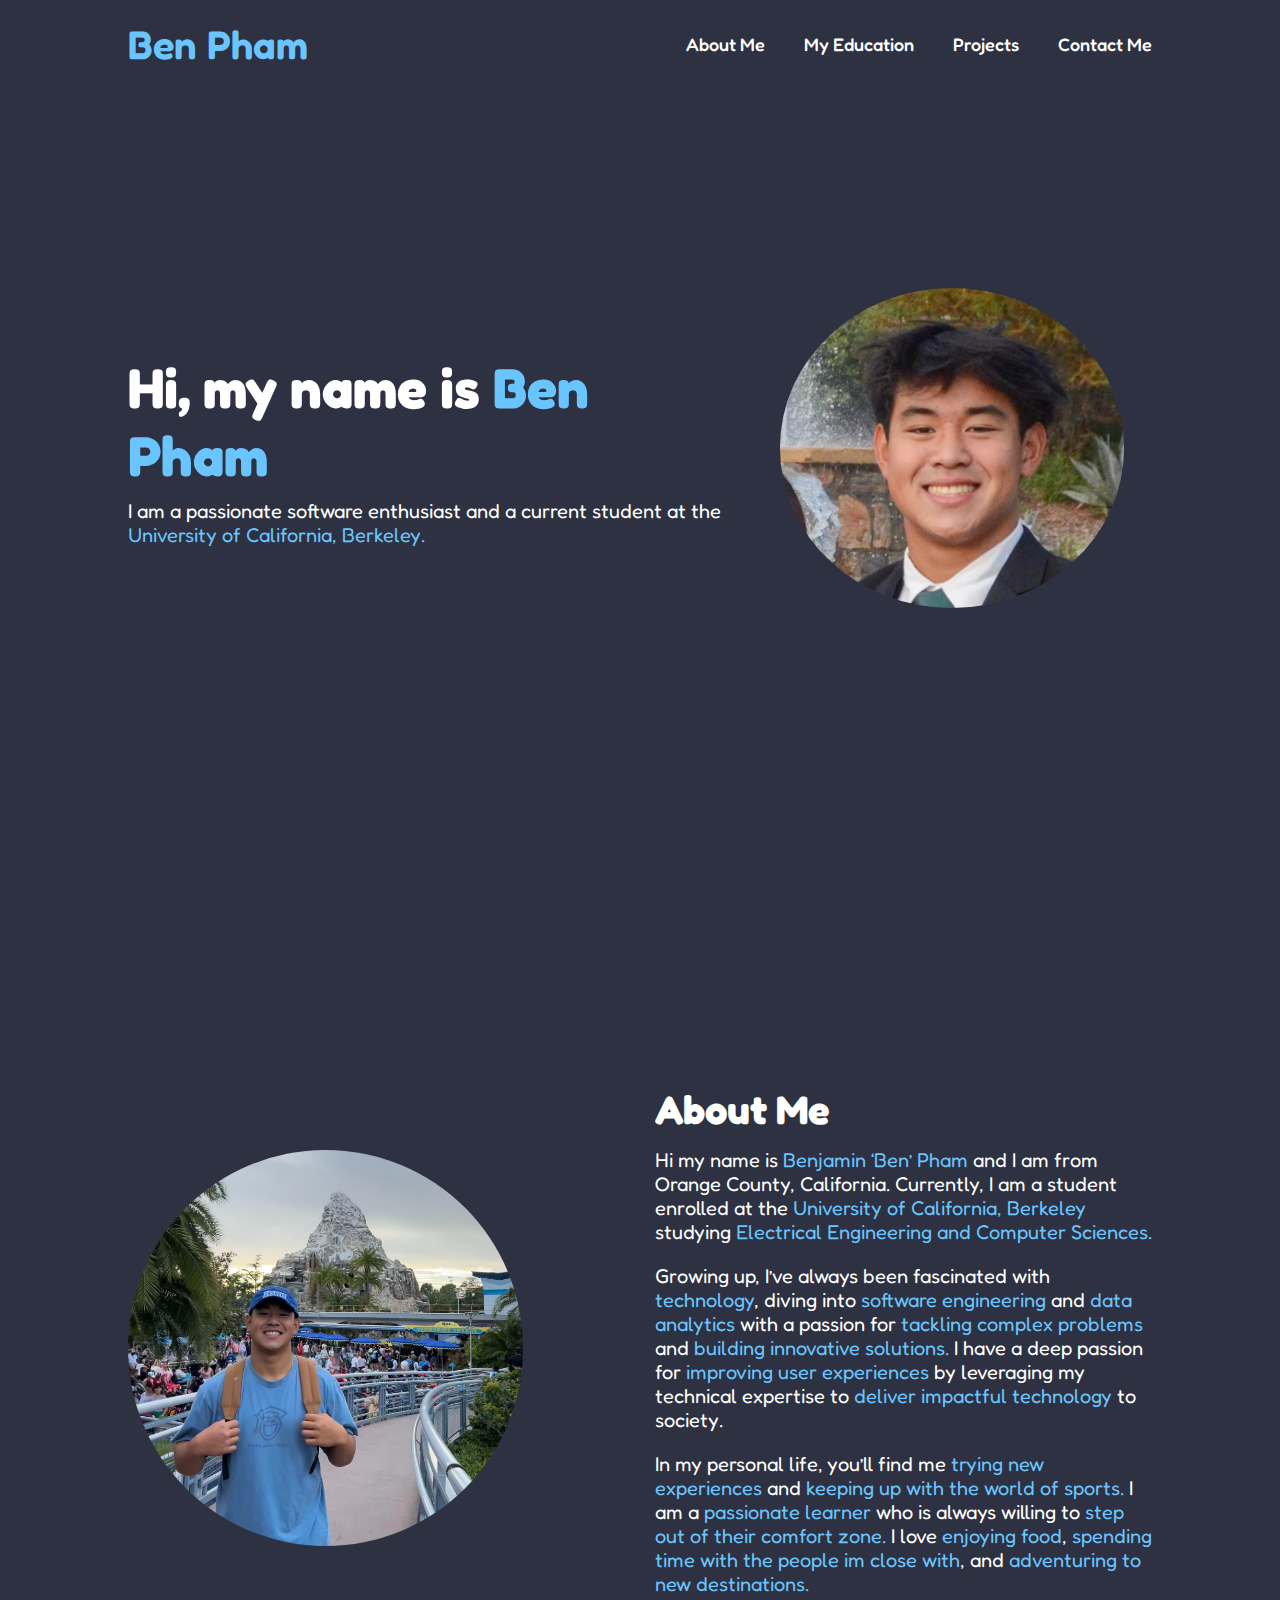
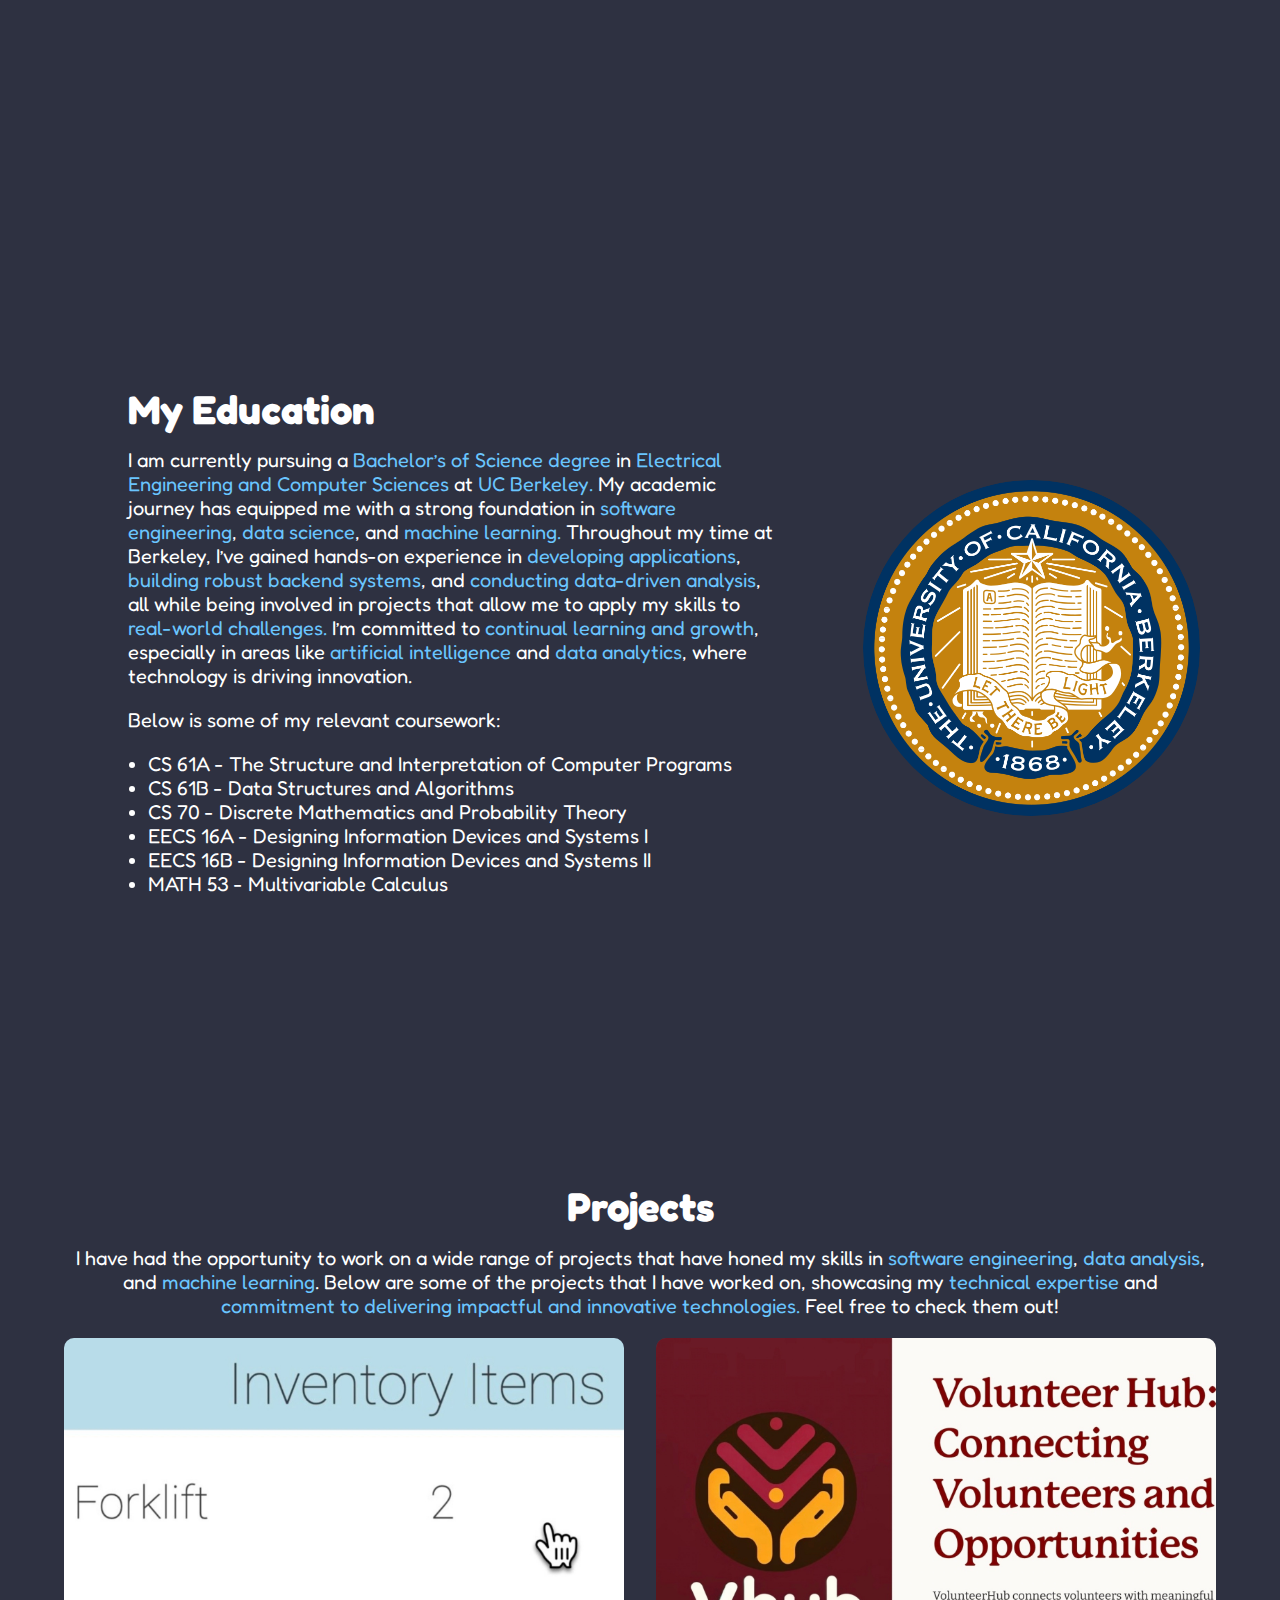
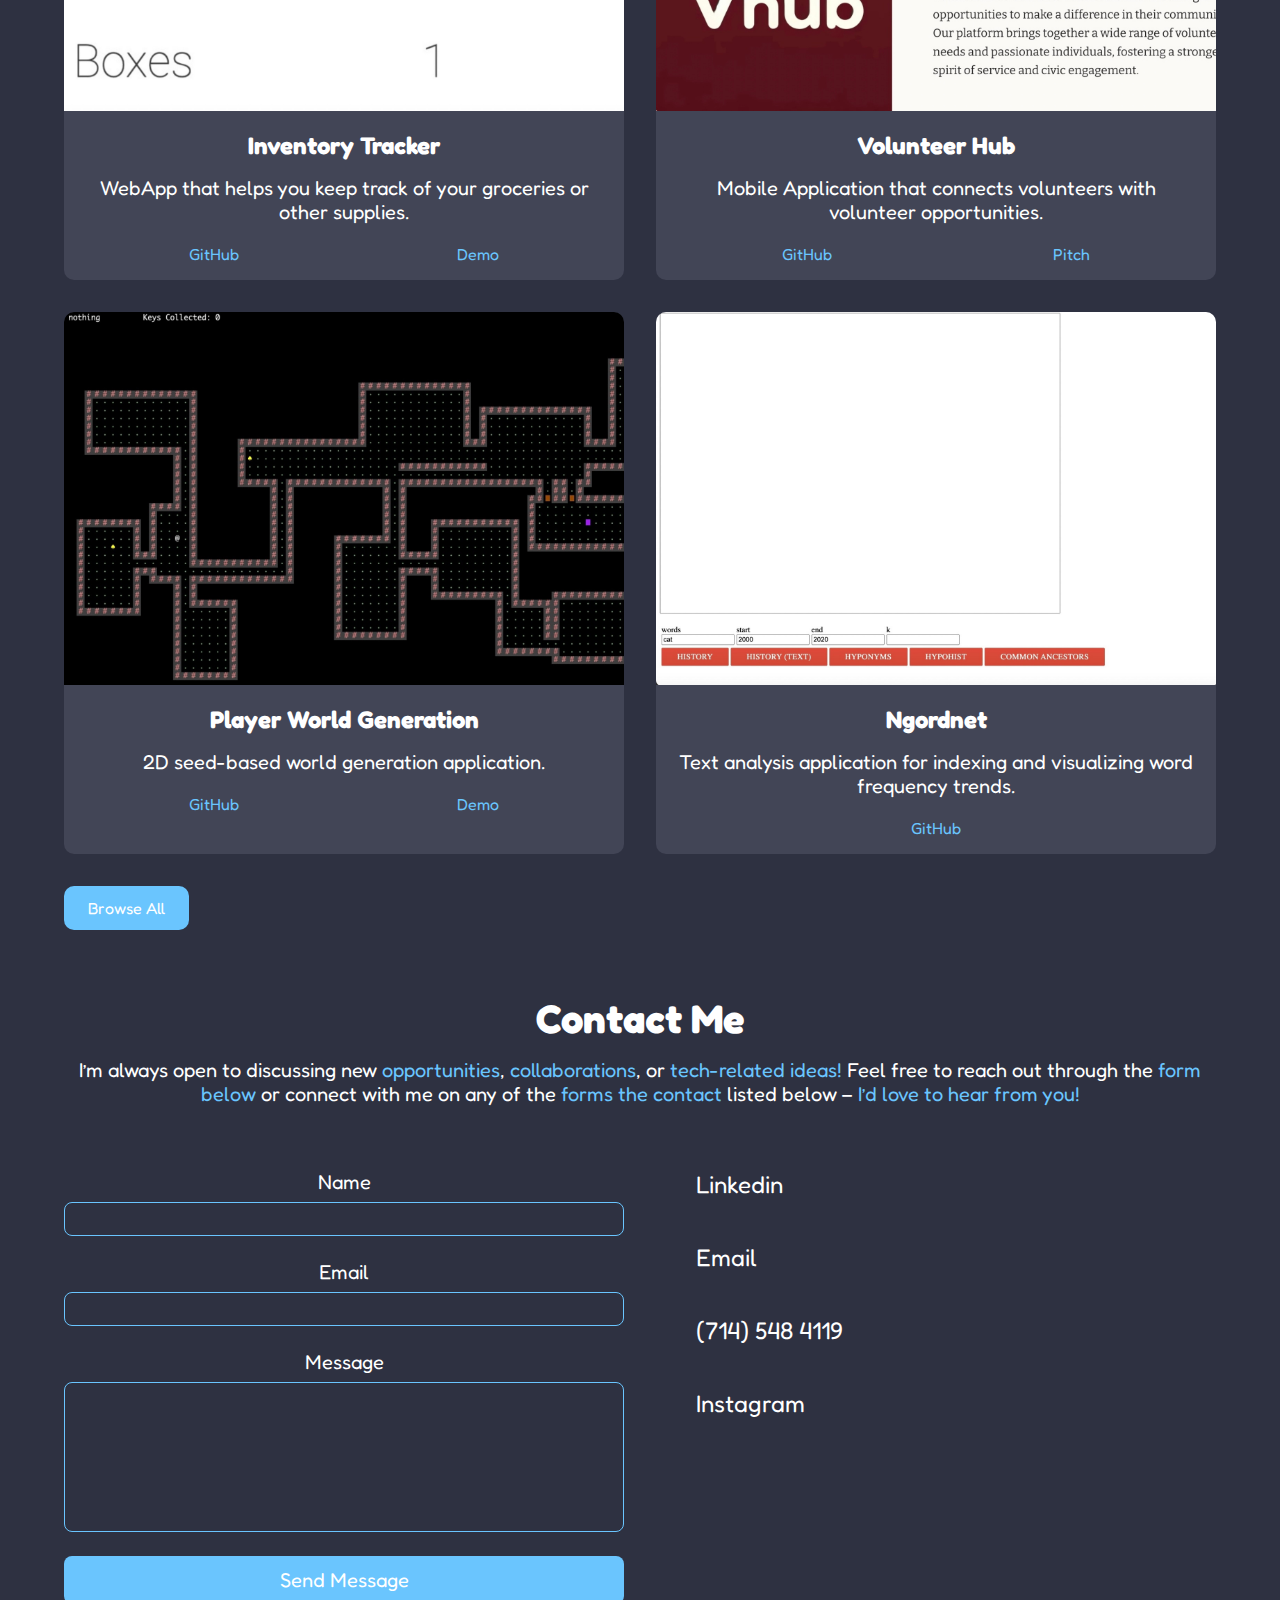
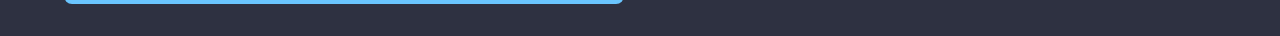
<file: all/index.html>
<!DOCTYPE html>
<html lang="en">
<head>
    <meta charset="UTF-8">
    <meta name="viewport" content="width=device-width, initial-scale=1.0">
    <link rel="stylesheet" href="style.css">
    <title>Ben Pham</title>
</head>
<body>
    <header class="header">
        <a href="#banner" class="logo">Ben Pham</a>
        <nav class="navbar">
            <a href="#aboutme">About Me</a>
            <a href="#education">My Education</a>
            <a href="#projects">Projects</a>
            <a href="#contact">Contact Me</a>
        </nav>
    </header>

    <section class="banner" id="banner">
        <div class="banner-content">
            <h1>Hi, my name is <span style="color: #6AC5FE;">Ben Pham</span></h1>
            <p>I am a passionate software enthusiast and a current student at the <span style="color: #6AC5FE;">University of California, Berkeley.</span></p>
        </div>
        <div class="image"><img src="images/IMG_5301_3.jpg" alt=""/></div>
    </section>

    <section class="about-me" id="aboutme">
        <div class="about-me-image">
            <img src="images/Square Image Cropped.png" alt=""/>
        </div>
        <div class="about-me-content">
            <h2>About Me</h2>
            <hr>
            <p>Hi my name is <span style="color: #6AC5FE;">Benjamin ‘Ben’ Pham</span> and I am from Orange County, California. Currently, I am a student enrolled at the <span style="color: #6AC5FE;">University of California, Berkeley</span> studying <span style="color: #6AC5FE;">Electrical Engineering and Computer Sciences.</span></p>
            <p>Growing up, I’ve always been fascinated with <span style="color: #6AC5FE;">technology</span>, diving into <span style="color: #6AC5FE;">software engineering</span> and <span style="color: #6AC5FE;">data analytics</span> with a passion for <span style="color: #6AC5FE;">tackling complex problems</span> and <span style="color: #6AC5FE;">building innovative solutions.</span> I have a deep passion for <span style="color: #6AC5FE;">improving user experiences</span> by leveraging my technical expertise to <span style="color: #6AC5FE;">deliver impactful technology</span> to society.</p>
            <p>In my personal life, you’ll find me <span style="color: #6AC5FE;">trying new experiences</span> and <span style="color: #6AC5FE;">keeping up with the world of sports.</span> I am a <span style="color: #6AC5FE;">passionate learner</span> who is always willing to <span style="color: #6AC5FE;">step out of their comfort zone.</span> I love <span style="color: #6AC5FE;">enjoying food</span>, <span style="color: #6AC5FE;">spending time with the people im close with</span>, and <span style="color: #6AC5FE;">adventuring to new destinations.</span></p>
        </div>
    </section>

    <section class="my-education" id="education">
        <div class="my-education-content">
            <h2>My Education</h2>
            <hr>
            <p>I am currently pursuing a <span style="color: #6AC5FE;">Bachelor’s of Science degree</span> in <span style="color: #6AC5FE;">Electrical Engineering and Computer Sciences</span> at <span style="color: #6AC5FE;">UC Berkeley.</span> My academic journey has equipped me with a strong foundation in <span style="color: #6AC5FE;">software engineering</span>, <span style="color: #6AC5FE;">data science</span>, and <span style="color: #6AC5FE;">machine learning.</span> Throughout my time at Berkeley, I’ve gained hands-on experience in <span style="color: #6AC5FE;">developing applications</span>, <span style="color: #6AC5FE;">building robust backend systems</span>, and <span style="color: #6AC5FE;">conducting data-driven analysis</span>, all while being involved in projects that allow me to apply my skills to <span style="color: #6AC5FE;">real-world challenges.</span> I’m committed to <span style="color: #6AC5FE;">continual learning and growth</span>, especially in areas like <span style="color: #6AC5FE;">artificial intelligence</span> and <span style="color: #6AC5FE;">data analytics</span>, where technology is driving innovation.</p>
            <p>Below is some of my relevant coursework:</p>
            <ul>
                <li>CS 61A - The Structure and Interpretation of Computer Programs</li>
                <li>CS 61B - Data Structures and Algorithms</li>
                <li>CS 70 - Discrete Mathematics and Probability Theory</li>
                <li>EECS 16A - Designing Information Devices and Systems I</li>
                <li>EECS 16B - Designing Information Devices and Systems II</li>
                <li>MATH 53 - Multivariable Calculus</li>
            </ul>
        </div>
        <div class="my-education-image">
            <img src="images/UC Berkeley Seal.png" alt=""/>
        </div>
    </section>

    <section class="projects section" id="projects">
        <h2 class="section-title">Projects</h2>
        <p>I have had the opportunity to work on a wide range of projects that have honed my skills in <span style="color: #6AC5FE;">software engineering</span>, <span style="color: #6AC5FE;">data analysis</span>, and <span style="color: #6AC5FE;">machine learning</span>. Below are some of the projects that I have worked on, showcasing my <span style="color: #6AC5FE;">technical expertise</span> and <span style="color: #6AC5FE;">commitment to delivering impactful and innovative technologies.</span> Feel free to check them out!</p>
    
        <div class="project-grid">
            <article class="project-card">
                <div class="project-image">
                    <img src="images/newIV.jpg" alt="Project 1">
                </div>
                <div class="project-details">
                    <h3 class="project-name">Inventory Tracker</h3>
                    <p>WebApp that helps you keep track of your groceries or other supplies.</p>
                    <div class="project-links">
                        <a href="https://github.com/" target="_blank">GitHub</a>
                        <a href="#" target="_blank">Demo</a>
                    </div>
                </div>
            </article>
    
            <article class="project-card">
                <div class="project-image">
                    <img src="images/newVHUB.jpg" alt="Project 2">
                </div>
                <div class="project-details">
                    <h3 class="project-name">Volunteer Hub</h3>
                    <p>Mobile Application that connects volunteers with volunteer opportunities.</p>
                    <div class="project-links">
                        <a href="https://github.com/" target="_blank">GitHub</a>
                        <a href="#" target="_blank">Pitch</a>
                    </div>
                </div>
            </article>
    
            <article class="project-card">
                <div class="project-image">
                    <img src="images/newBOW.jpg" alt="Project 3">
                </div>
                <div class="project-details">
                    <h3 class="project-name">Player World Generation</h3>
                    <p>2D seed-based world generation application.</p>
                    <div class="project-links">
                        <a href="https://github.com/" target="_blank">GitHub</a>
                        <a href="#" target="_blank">Demo</a>
                    </div>
                </div>
            </article>
    
            <article class="project-card">
                <div class="project-image">
                    <img src="images/newNgord.jpg" alt="Project 4">
                </div>
                <div class="project-details">
                    <h3 class="project-name">Ngordnet</h3>
                    <p>Text analysis application for indexing and visualizing word frequency trends.</p>
                    <div class="project-links">
                        <a href="https://github.com/" target="_blank">GitHub</a>
                    </div>
                </div>
            </article>
        </div>
        <a href="allproj.html" class="browse-all-button">Browse All</a>
    </section>

    <section class="contact-section" id="contact">
        <h2>Contact Me</h2>
        <p>I’m always open to discussing new <span style="color: #6AC5FE;">opportunities</span>, <span style="color: #6AC5FE;">collaborations</span>, or <span style="color: #6AC5FE;">tech-related ideas!</span> Feel free to reach out through the <span style="color: #6AC5FE;">form below</span> or connect with me on any of the <span style="color: #6AC5FE;">forms the contact</span> listed below – <span style="color: #6AC5FE;">I’d love to hear from you!</span></p>
        <hr>
        
        <div class="contact-form-container">
            <form id="contactForm" class="contact-form">
                <label for="name">Name</label>
                <input type="text" id="name" name="name" required>
                
                <label for="email">Email</label>
                <input type="email" id="email" name="email" required>
                
                <label for="message">Message</label>
                <textarea id="message" name="message" required></textarea>
                
                <button type="submit">Send Message</button>
            </form>
    
            <div class="contact-info">
                <div class="contact-method">
                    <a href="https://linkedin.com/in/benhoangpham/" target="_blank">Linkedin</a>
                </div>
                <div class="contact-method">
                    <a href="mailto:benpham0707@berkeley.edu">Email</a>
                </div>
                <div class="contact-method">
                    <span>(714) 548 4119</span>
                </div>
                <div class="contact-method">
                    <a href="https://instagram.com/beenpam/" target="_blank">Instagram</a>
                </div>
            </div>
        </div>
    </section>


    <script src="script.js"></script>
</body>
</html>
</file>
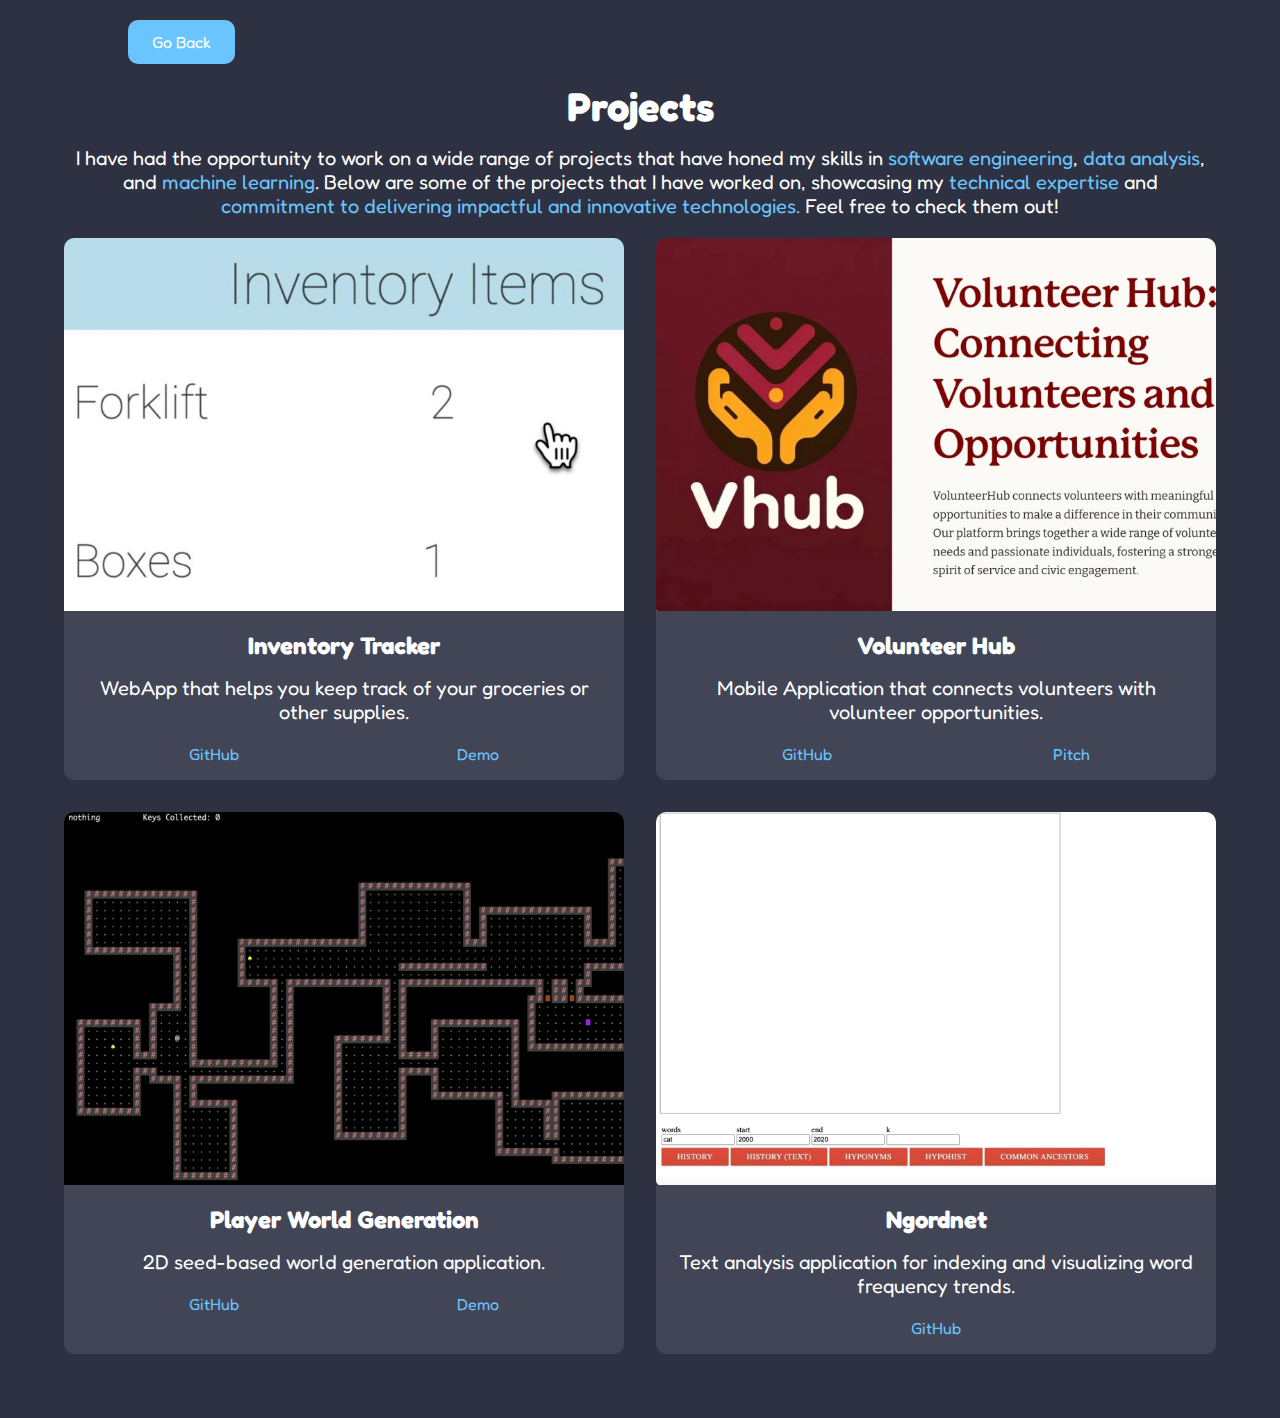
<file: all/allproj.html>
<!DOCTYPE html>
<html lang="en">
<head>
    <meta charset="UTF-8">
    <meta name="viewport" content="width=device-width, initial-scale=1.0">
    <link rel="stylesheet" href="style.css">
    <title>Ben Pham Projects</title>
</head>
<body>
    <header class="header">
        <a href="index.html" class="browse-all-button">Go Back</a>
    </header>
    <section class="projects section" id="projects">
        <h2 class="section-title">Projects</h2>
        <p>I have had the opportunity to work on a wide range of projects that have honed my skills in <span style="color: #6AC5FE;">software engineering</span>, <span style="color: #6AC5FE;">data analysis</span>, and <span style="color: #6AC5FE;">machine learning</span>. Below are some of the projects that I have worked on, showcasing my <span style="color: #6AC5FE;">technical expertise</span> and <span style="color: #6AC5FE;">commitment to delivering impactful and innovative technologies.</span> Feel free to check them out!</p>
    
        <div class="project-grid">
            <article class="project-card">
                <div class="project-image">
                    <img src="images/newIV.jpg" alt="Project 1">
                </div>
                <div class="project-details">
                    <h3 class="project-name">Inventory Tracker</h3>
                    <p>WebApp that helps you keep track of your groceries or other supplies.</p>
                    <div class="project-links">
                        <a href="https://github.com/" target="_blank">GitHub</a>
                        <a href="#" target="_blank">Demo</a>
                    </div>
                </div>
            </article>
    
            <article class="project-card">
                <div class="project-image">
                    <img src="images/newVHUB.jpg" alt="Project 2">
                </div>
                <div class="project-details">
                    <h3 class="project-name">Volunteer Hub</h3>
                    <p>Mobile Application that connects volunteers with volunteer opportunities.</p>
                    <div class="project-links">
                        <a href="https://github.com/" target="_blank">GitHub</a>
                        <a href="#" target="_blank">Pitch</a>
                    </div>
                </div>
            </article>
    
            <article class="project-card">
                <div class="project-image">
                    <img src="images/newBOW.jpg" alt="Project 3">
                </div>
                <div class="project-details">
                    <h3 class="project-name">Player World Generation</h3>
                    <p>2D seed-based world generation application.</p>
                    <div class="project-links">
                        <a href="https://github.com/" target="_blank">GitHub</a>
                        <a href="#" target="_blank">Demo</a>
                    </div>
                </div>
            </article>
    
            <article class="project-card">
                <div class="project-image">
                    <img src="images/newNgord.jpg" alt="Project 4">
                </div>
                <div class="project-details">
                    <h3 class="project-name">Ngordnet</h3>
                    <p>Text analysis application for indexing and visualizing word frequency trends.</p>
                    <div class="project-links">
                        <a href="https://github.com/" target="_blank">GitHub</a>
                    </div>
                </div>
            </article>
        </div>
    </section>
    <script src="script.js"></script>
</body>
</html>
</file>
<file: all/style.css>
@import url('https://fonts.googleapis.com/css2?family=Fredoka:wght@300..700&display=swap');

* {
    margin: 0;
    padding: 0;
    box-sizing: border-box;
    font-family: "Fredoka", sans-serif;
    outline: none;
    border: none;
    transition: .2s linear;
}

body {
    background: #2e3141;
}

html {
    scroll-behavior: smooth;
}

.header {
    position: fixed;
    top: 0;
    left: 0;
    width: 100%;
    padding: 20px 10%;
    display: flex;
    justify-content: space-between;
    align-items: center;
    z-index: 100;
    background-color: #2e3141;
    border-color: #424556;
}

.logo {
    font-size: 40px;
    color: #6AC5FE;
    text-decoration: none;
    font-weight: 600;
}

.navbar a {
    font-size: 18px;
    color: white;
    text-decoration: none;
    font-weight: 500;
    margin-left: 35px;
    transition: 300ms;
}

.navbar a:hover {
    color: #6AC5FE;
}

.banner {
    height: 100vh;
    display: flex;
    align-items: center;
    padding: 0 10%;
    padding-right: 20px;
}

.banner img {
    height: 65%;
    width: 65%;
    border-radius: 50%;
    margin-left: 50px;
    object-fit: cover;
}

.banner-content {
    max-width: 650px;
}

.banner-content h1 {
    font-size: 56px;
    font-weight: 700;
    color: white;
    padding-bottom: 10px;
}

.banner-content p {
    font-size: 20px;
    color: white;
}

.about-me img {
    height: 75%;
    width: 75%;
    border-radius: 50%;
    object-fit: cover;
}

.about-me {
    height: 100vh;
    display: flex;
    align-items: center;
    padding: 0 10%;
}

.about-me-content {
    max-width: 650px;
}

.about-me-content h2 {
    font-size: 40px;
    font-weight: 700;
    color: white;
}

.about-me-content hr {
    margin-bottom: 15px;
}

.about-me-content p {
    font-size: 20px;
    color: white;
    margin-bottom: 20px;
}

.my-education {
    height: 100vh;
    display: flex;
    align-items: center;
    padding: 0 10%;
}

.my-education img {
    height: 90%;
    width: 90%;
    border-radius: 50%;
    object-fit: cover;
    margin-left: 85px;
}

.my-education-content {
    max-width: 650px;
}

.my-education-content h2 {
    font-size: 40px;
    font-weight: 700;
    color: white;
}

.my-education-content hr {
    margin-bottom: 15px;
}

.my-education-content p {
    font-size: 20px;
    color: white;
    margin-bottom: 20px;
}

.my-education-content ul {
    font-size: 20px;
    color: white;
    margin-bottom: 20px;
    margin-left: 20px;
}

/* Section styling */
.projects {
    padding: 2rem 5%;
    text-align: left;
}



.section-title {
    text-align: center;
    font-size: 40px;
    margin-bottom: 1rem;
    color: white;
    margin-top: 50px;
}

.projects p {
    max-width: 1600px;
    margin: 0 auto 2rem;
    font-size: 20px;
    color: white;
    margin-bottom: 20px;
    text-align: center;
}

/* Grid Layout */
.project-grid {
    display: grid;
    grid-template-columns: repeat(2, 1fr);
    gap: 2rem;
    margin-bottom: 2rem;
}

.project-card {
    background-color: #424556;
    border-radius: 10px;
    overflow: hidden;
    transition: transform 0.3s;
}

.project-card:hover {
    transform: scale(1.05);
}

.project-image img {
    width: 100%;
    height: auto;
}

.project-details {
    padding: 1rem;
}

.project-name {
    font-size: 24px;
    color: white;
    margin-bottom: 1rem;
    text-align: center;
}

.project-links {
    display: flex;
    justify-content: space-around;
    margin-top: 1rem;
}

.project-links a {
    color: #6AC5FE;
    text-decoration: none;
    font-size: 16px;
}

.browse-all-button {
    display: inline-block;
    padding: 0.75rem 1.5rem;
    background-color: #6AC5FE;
    color: white;
    border-radius: 10px;
    text-decoration: none;
    transition: background-color 0.3s;
}

.browse-all-button:hover {
    background-color: #4a99ce;
}

.contact-section {
    padding: 2rem 5%;
    text-align: center;
    color: white;
}

.contact-section h2 {
    font-size: 40px;
    margin-bottom: 1rem;
}

.contact-section p {
    max-width: 1600px;
    margin: 0 auto 2rem;
    font-size: 20px;
    color: white;
}


.contact-form-container {
    display: flex;
    justify-content: space-between;
    align-items: flex-start;
    gap: 2rem;
    margin-top: 2rem;
}

.contact-form {
    flex: 1;
    display: flex;
    flex-direction: column;
}

.contact-form label {
    color: white;
    margin-bottom: 8px;
    font-size: 20px;
}

.contact-form input,
.contact-form textarea {
    padding: 0.5rem;
    margin-bottom: 1.5rem;
    border: 1px solid #6AC5FE;
    border-radius: 8px;
    background-color: #2e3141;
    color: white;
}

.contact-form textarea {
    height: 150px;
    resize: none;
}

.contact-form button {
    padding: 0.75rem;
    background-color: #6AC5FE;
    border: none;
    border-radius: 8px;
    color: white;
    transition: background-color 0.3s;
    font-size: 20px;
}

.contact-form button:hover {
    background-color: #4a99ce;
}

/* Contact Information Styling */
.contact-info {
    flex: 1;
    display: flex;
    flex-direction: column;
    gap: 1.5rem;
    align-items: flex-start;
    padding-left: 0;
}

.contact-method {
    display: flex;
    gap: 1rem;
    color: white;
    font-size: 24px;
    margin-bottom: 20px;
    margin-left: 40px;
}


.contact-method a {
    color: white;
    text-decoration: none;
    transition: color 0.3s;
}

.contact-method a:hover {
    color: #6AC5FE;
}
</file>
